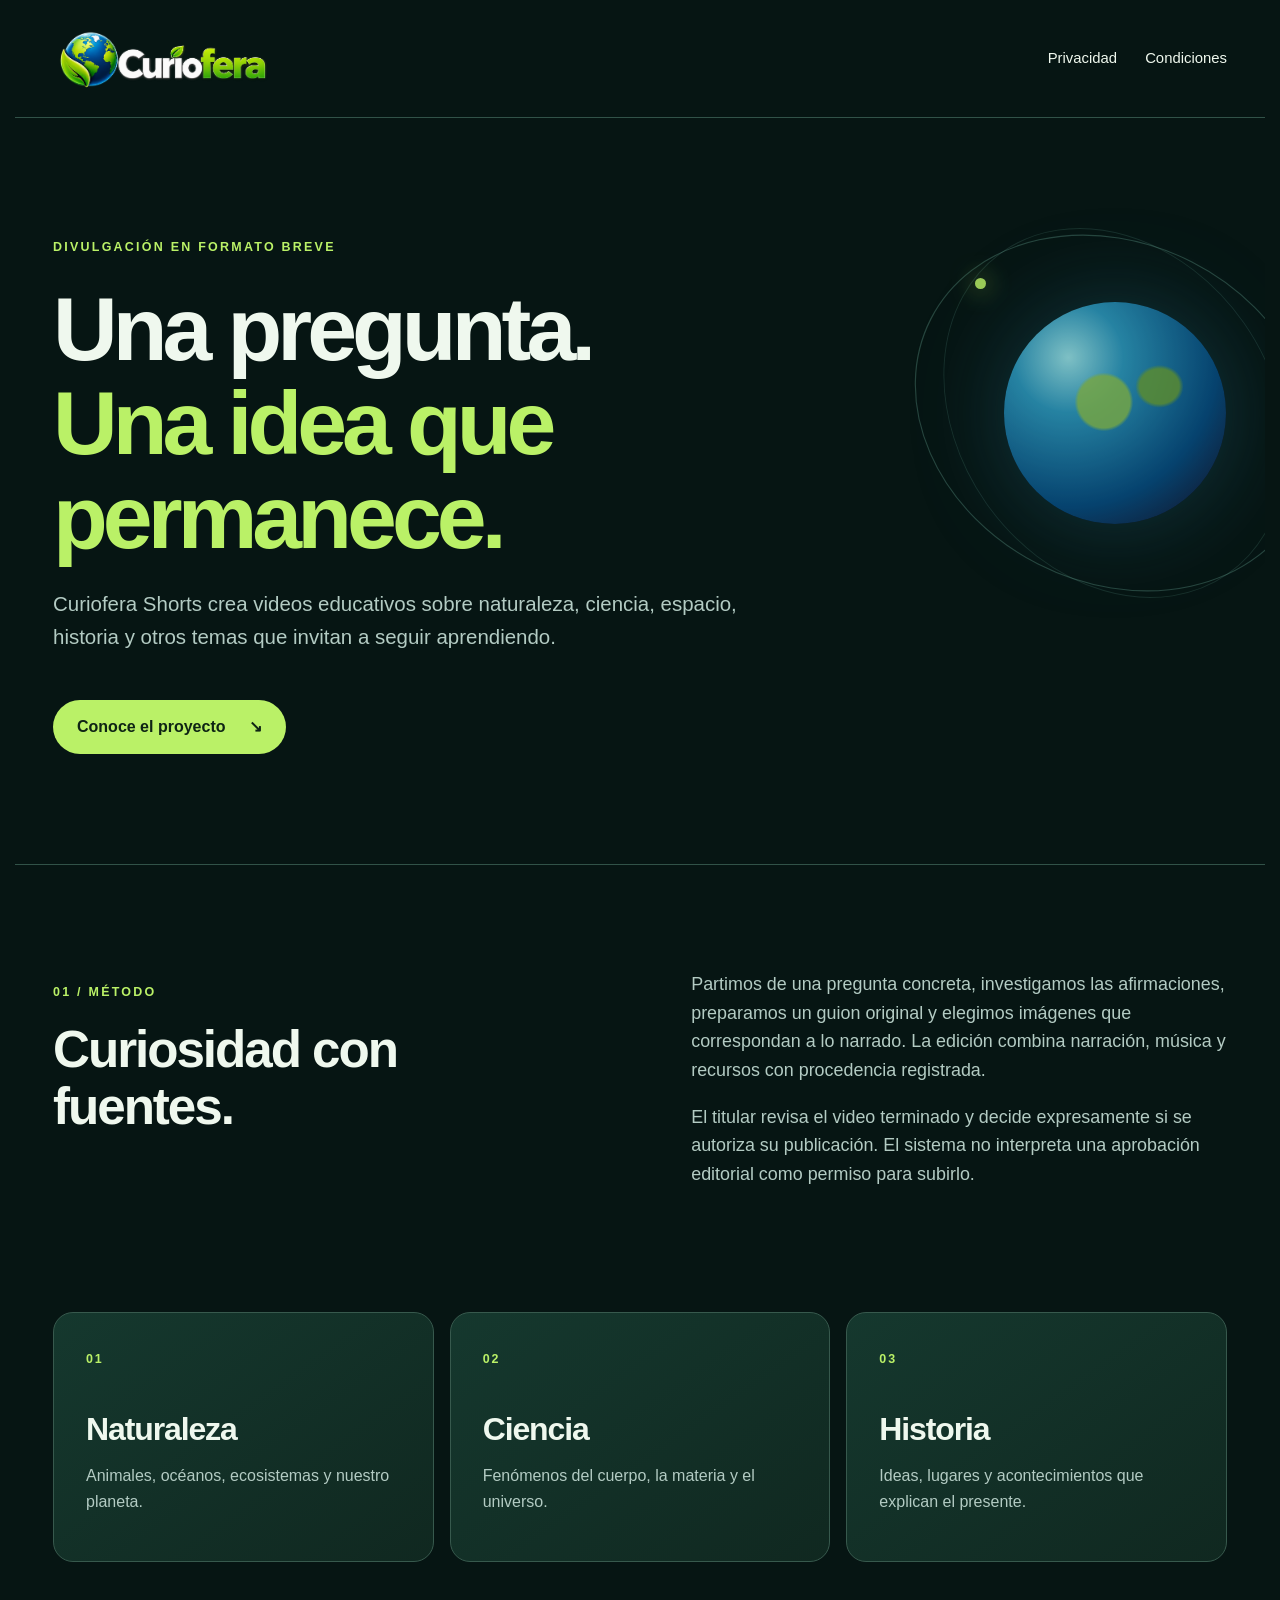
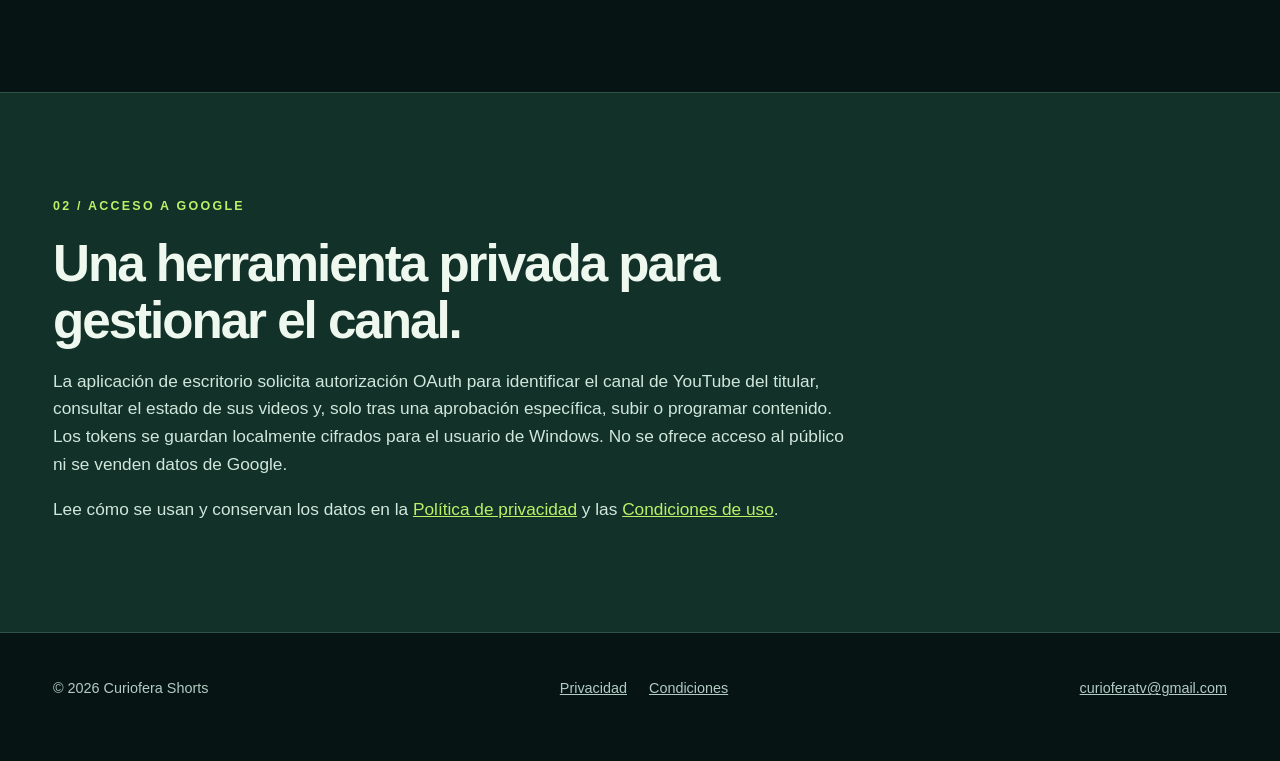
<file: index.html>
<!doctype html>
<html lang="es-419">
<head>
  <meta charset="utf-8">
  <meta name="viewport" content="width=device-width, initial-scale=1">
  <meta name="description" content="Curiofera Shorts: producción editorial de videos breves de divulgación, con publicación en YouTube sujeta a aprobación del titular.">
  <title>Curiofera Shorts — Conocimiento que despierta curiosidad</title>
  <link rel="stylesheet" href="styles.css">
</head>
<body>
  <a class="skip" href="#contenido">Ir al contenido</a>
  <header class="site-header">
    <a class="brand" href="./" aria-label="Curiofera Shorts, inicio"><img src="assets/Curiofera_Watermark.png" width="2172" height="724" alt="Curiofera"></a>
    <nav aria-label="Principal"><a href="privacy.html">Privacidad</a><a href="terms.html">Condiciones</a></nav>
  </header>
  <main id="contenido">
    <section class="hero">
      <div class="eyebrow">Divulgación en formato breve</div>
      <h1>Una pregunta.<br><em>Una idea que permanece.</em></h1>
      <p class="lead">Curiofera Shorts crea videos educativos sobre naturaleza, ciencia, espacio, historia y otros temas que invitan a seguir aprendiendo.</p>
      <a class="button" href="#como-funciona">Conoce el proyecto <span aria-hidden="true">↘</span></a>
      <div class="orbit" aria-hidden="true"><span class="planet"></span><span class="orbit-line one"></span><span class="orbit-line two"></span><span class="dot"></span></div>
    </section>
    <section class="grid-section" id="como-funciona">
      <div><p class="kicker">01 / Método</p><h2>Curiosidad con fuentes.</h2></div>
      <div class="body-copy"><p>Partimos de una pregunta concreta, investigamos las afirmaciones, preparamos un guion original y elegimos imágenes que correspondan a lo narrado. La edición combina narración, música y recursos con procedencia registrada.</p><p>El titular revisa el video terminado y decide expresamente si se autoriza su publicación. El sistema no interpreta una aprobación editorial como permiso para subirlo.</p></div>
    </section>
    <section class="cards" aria-label="Temas"><article><span>01</span><h3>Naturaleza</h3><p>Animales, océanos, ecosistemas y nuestro planeta.</p></article><article><span>02</span><h3>Ciencia</h3><p>Fenómenos del cuerpo, la materia y el universo.</p></article><article><span>03</span><h3>Historia</h3><p>Ideas, lugares y acontecimientos que explican el presente.</p></article></section>
    <section class="access"><p class="kicker">02 / Acceso a Google</p><h2>Una herramienta privada para gestionar el canal.</h2><p>La aplicación de escritorio solicita autorización OAuth para identificar el canal de YouTube del titular, consultar el estado de sus videos y, solo tras una aprobación específica, subir o programar contenido. Los tokens se guardan localmente cifrados para el usuario de Windows. No se ofrece acceso al público ni se venden datos de Google.</p><p>Lee cómo se usan y conservan los datos en la <a href="privacy.html">Política de privacidad</a> y las <a href="terms.html">Condiciones de uso</a>.</p></section>
  </main>
  <footer><span>© 2026 Curiofera Shorts</span><div><a href="privacy.html">Privacidad</a><a href="terms.html">Condiciones</a></div><a href="mailto:curioferatv@gmail.com">curioferatv@gmail.com</a></footer>
</body>
</html>
</file>
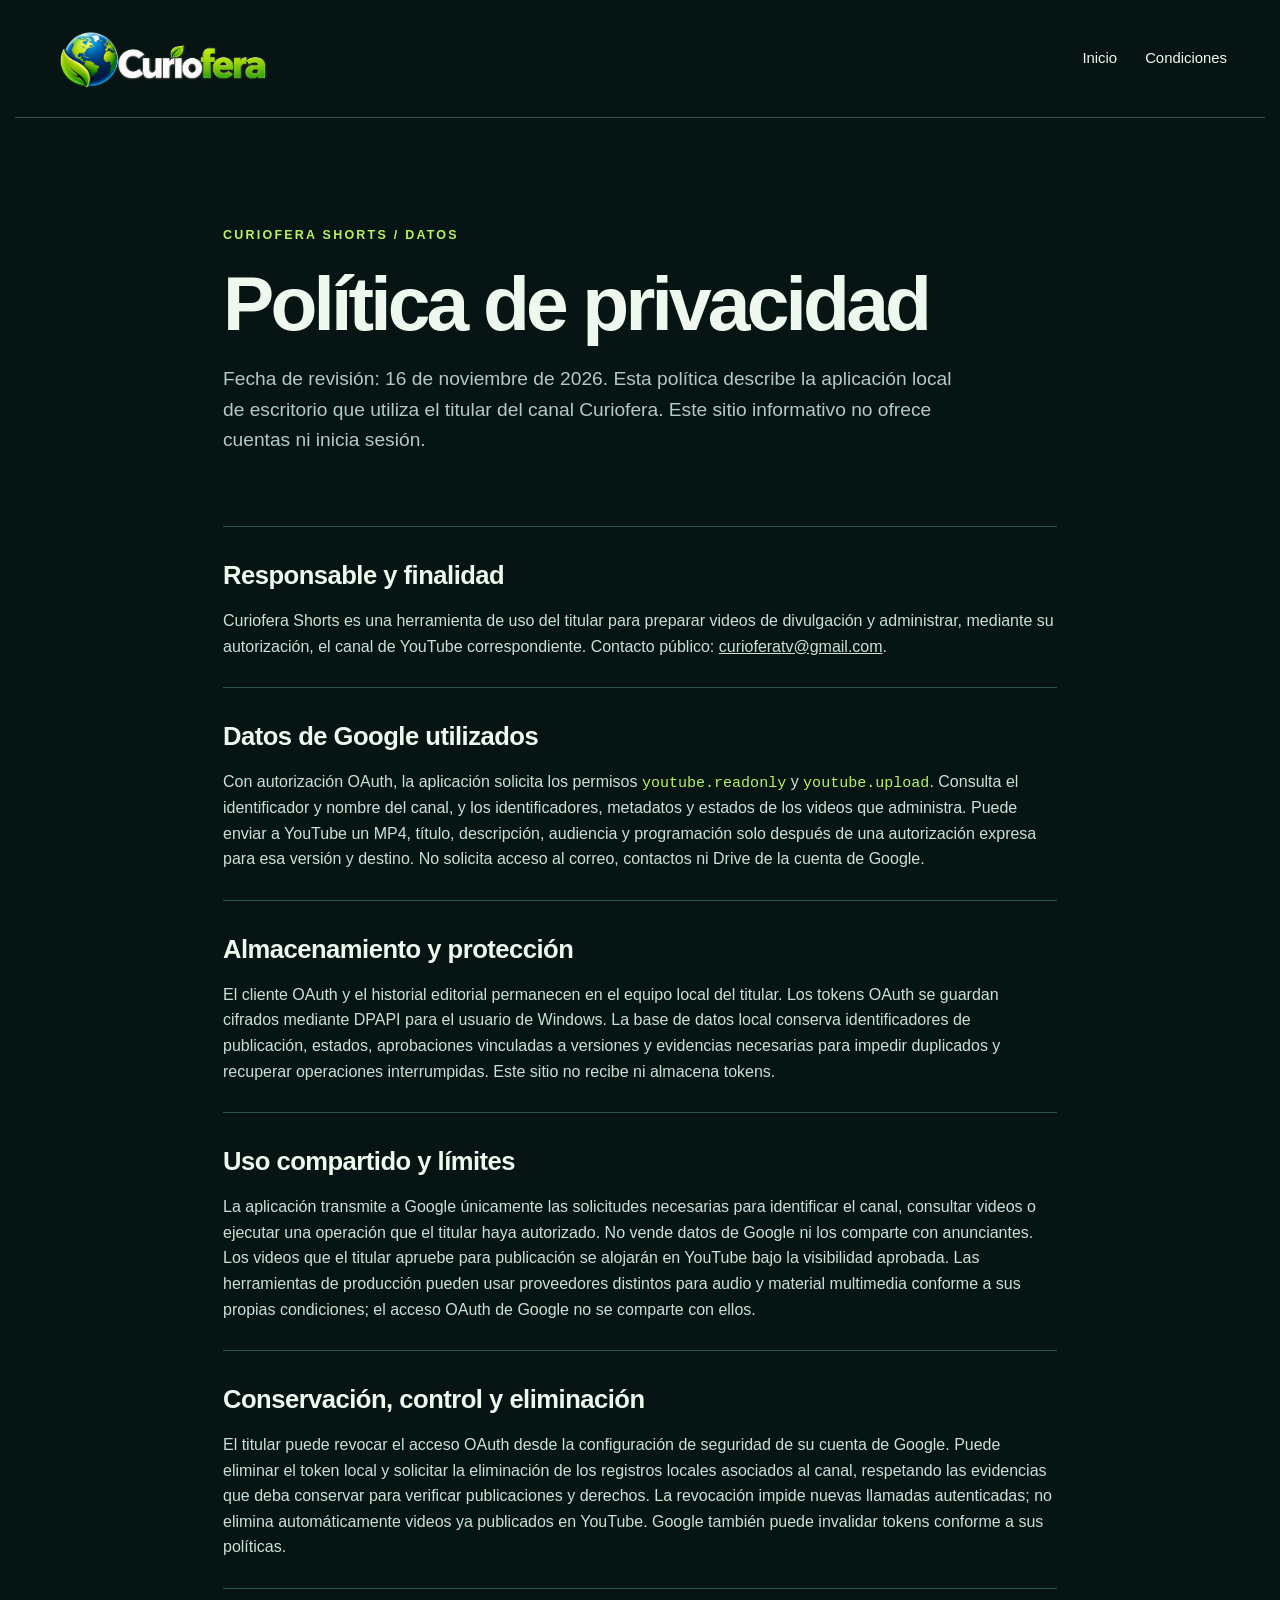
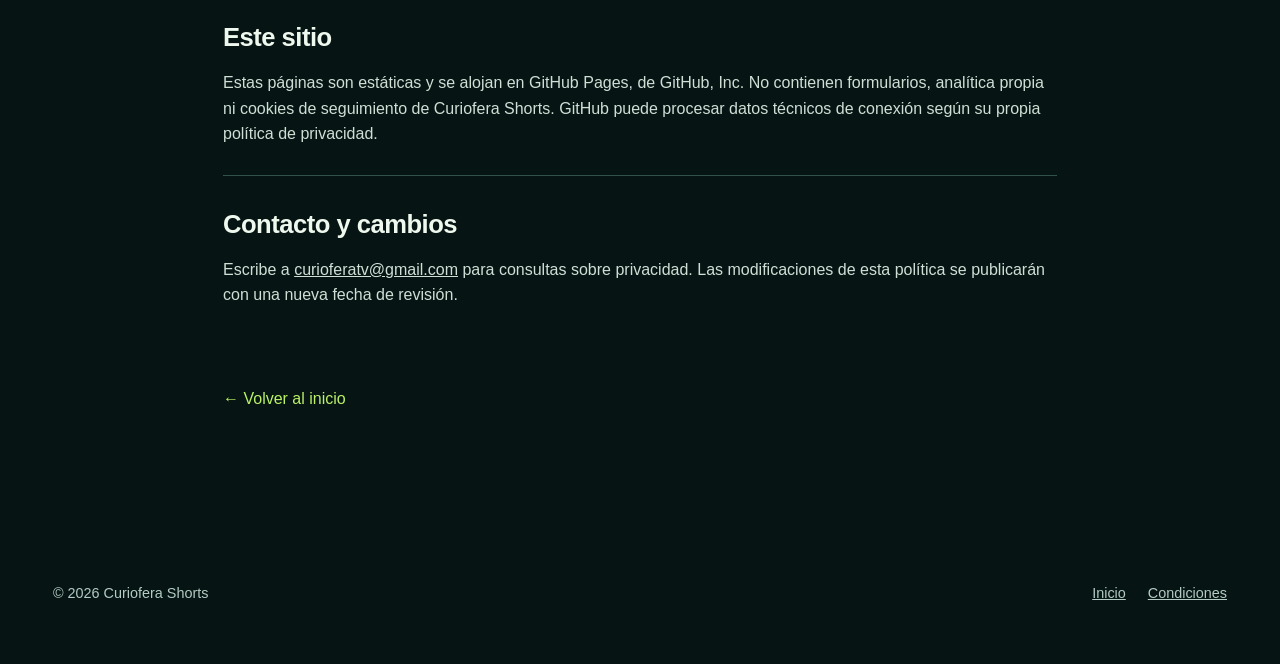
<file: privacy.html>
<!doctype html>
<html lang="es-419">
<head><meta charset="utf-8"><meta name="viewport" content="width=device-width, initial-scale=1"><meta name="description" content="Cómo Curiofera Shorts accede y protege los datos del canal de YouTube del titular."><title>Política de privacidad — Curiofera Shorts</title><link rel="stylesheet" href="styles.css"></head>
<body class="legal"><a class="skip" href="#contenido">Ir al contenido</a><header class="site-header"><a class="brand" href="./" aria-label="Curiofera Shorts, inicio"><img src="assets/Curiofera_Watermark.png" width="2172" height="724" alt="Curiofera"></a><nav aria-label="Principal"><a href="./">Inicio</a><a href="terms.html">Condiciones</a></nav></header>
<main id="contenido" class="legal-main"><p class="kicker">Curiofera Shorts / Datos</p><h1>Política de privacidad</h1><p class="legal-intro">Fecha de revisión: 16 de noviembre de 2026. Esta política describe la aplicación local de escritorio que utiliza el titular del canal Curiofera. Este sitio informativo no ofrece cuentas ni inicia sesión.</p>
<section><h2>Responsable y finalidad</h2><p>Curiofera Shorts es una herramienta de uso del titular para preparar videos de divulgación y administrar, mediante su autorización, el canal de YouTube correspondiente. Contacto público: <a href="mailto:curioferatv@gmail.com">curioferatv@gmail.com</a>.</p></section>
<section><h2>Datos de Google utilizados</h2><p>Con autorización OAuth, la aplicación solicita los permisos <code>youtube.readonly</code> y <code>youtube.upload</code>. Consulta el identificador y nombre del canal, y los identificadores, metadatos y estados de los videos que administra. Puede enviar a YouTube un MP4, título, descripción, audiencia y programación solo después de una autorización expresa para esa versión y destino. No solicita acceso al correo, contactos ni Drive de la cuenta de Google.</p></section>
<section><h2>Almacenamiento y protección</h2><p>El cliente OAuth y el historial editorial permanecen en el equipo local del titular. Los tokens OAuth se guardan cifrados mediante DPAPI para el usuario de Windows. La base de datos local conserva identificadores de publicación, estados, aprobaciones vinculadas a versiones y evidencias necesarias para impedir duplicados y recuperar operaciones interrumpidas. Este sitio no recibe ni almacena tokens.</p></section>
<section><h2>Uso compartido y límites</h2><p>La aplicación transmite a Google únicamente las solicitudes necesarias para identificar el canal, consultar videos o ejecutar una operación que el titular haya autorizado. No vende datos de Google ni los comparte con anunciantes. Los videos que el titular apruebe para publicación se alojarán en YouTube bajo la visibilidad aprobada. Las herramientas de producción pueden usar proveedores distintos para audio y material multimedia conforme a sus propias condiciones; el acceso OAuth de Google no se comparte con ellos.</p></section>
<section><h2>Conservación, control y eliminación</h2><p>El titular puede revocar el acceso OAuth desde la configuración de seguridad de su cuenta de Google. Puede eliminar el token local y solicitar la eliminación de los registros locales asociados al canal, respetando las evidencias que deba conservar para verificar publicaciones y derechos. La revocación impide nuevas llamadas autenticadas; no elimina automáticamente videos ya publicados en YouTube. Google también puede invalidar tokens conforme a sus políticas.</p></section>
<section><h2>Este sitio</h2><p>Estas páginas son estáticas y se alojan en GitHub Pages, de GitHub, Inc. No contienen formularios, analítica propia ni cookies de seguimiento de Curiofera Shorts. GitHub puede procesar datos técnicos de conexión según su propia política de privacidad.</p></section>
<section><h2>Contacto y cambios</h2><p>Escribe a <a href="mailto:curioferatv@gmail.com">curioferatv@gmail.com</a> para consultas sobre privacidad. Las modificaciones de esta política se publicarán con una nueva fecha de revisión.</p></section>
<p class="back"><a href="./">← Volver al inicio</a></p></main><footer><span>© 2026 Curiofera Shorts</span><div><a href="./">Inicio</a><a href="terms.html">Condiciones</a></div></footer></body></html>
</file>
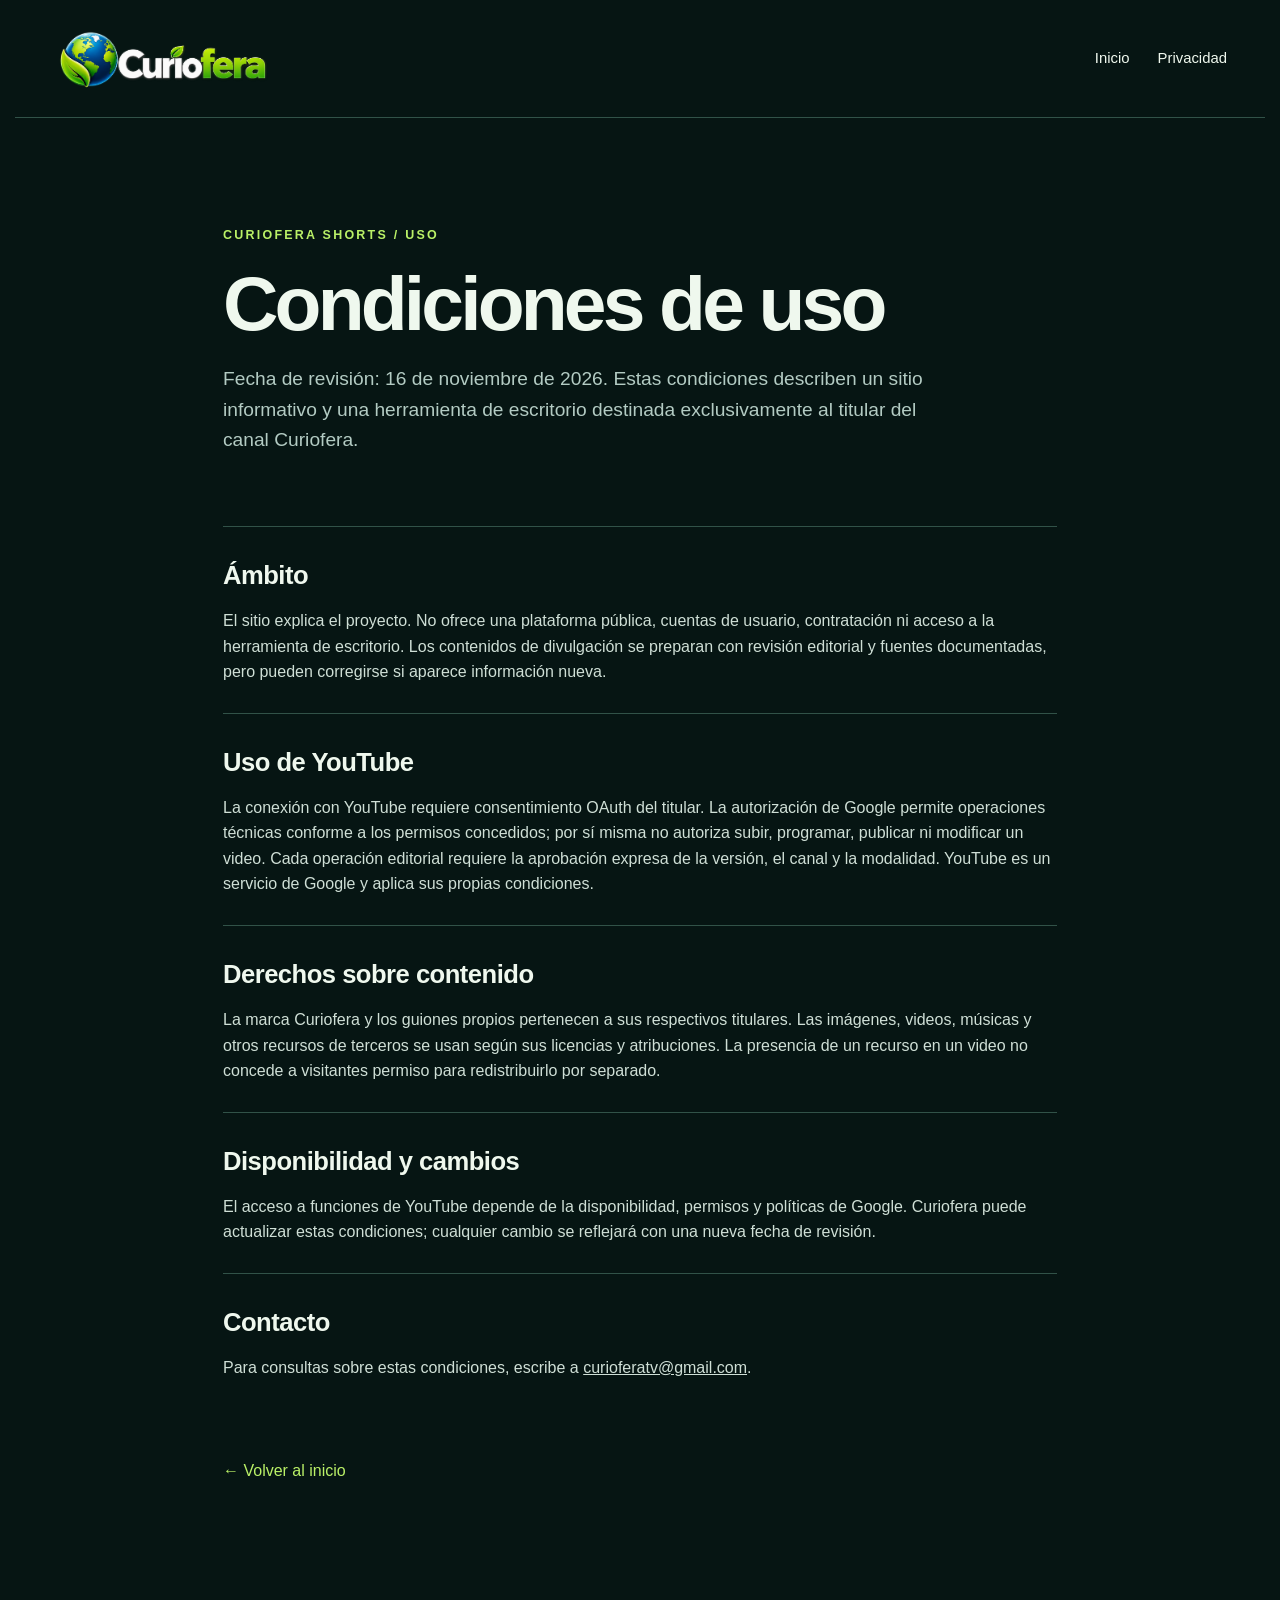
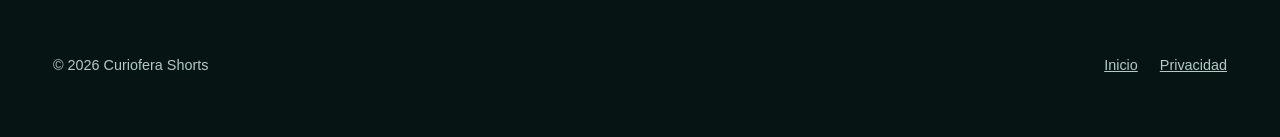
<file: terms.html>
<!doctype html>
<html lang="es-419">
<head><meta charset="utf-8"><meta name="viewport" content="width=device-width, initial-scale=1"><meta name="description" content="Condiciones de uso de la aplicación privada Curiofera Shorts y de su sitio informativo."><title>Condiciones de uso — Curiofera Shorts</title><link rel="stylesheet" href="styles.css"></head>
<body class="legal"><a class="skip" href="#contenido">Ir al contenido</a><header class="site-header"><a class="brand" href="./" aria-label="Curiofera Shorts, inicio"><img src="assets/Curiofera_Watermark.png" width="2172" height="724" alt="Curiofera"></a><nav aria-label="Principal"><a href="./">Inicio</a><a href="privacy.html">Privacidad</a></nav></header>
<main id="contenido" class="legal-main"><p class="kicker">Curiofera Shorts / Uso</p><h1>Condiciones de uso</h1><p class="legal-intro">Fecha de revisión: 16 de noviembre de 2026. Estas condiciones describen un sitio informativo y una herramienta de escritorio destinada exclusivamente al titular del canal Curiofera.</p>
<section><h2>Ámbito</h2><p>El sitio explica el proyecto. No ofrece una plataforma pública, cuentas de usuario, contratación ni acceso a la herramienta de escritorio. Los contenidos de divulgación se preparan con revisión editorial y fuentes documentadas, pero pueden corregirse si aparece información nueva.</p></section>
<section><h2>Uso de YouTube</h2><p>La conexión con YouTube requiere consentimiento OAuth del titular. La autorización de Google permite operaciones técnicas conforme a los permisos concedidos; por sí misma no autoriza subir, programar, publicar ni modificar un video. Cada operación editorial requiere la aprobación expresa de la versión, el canal y la modalidad. YouTube es un servicio de Google y aplica sus propias condiciones.</p></section>
<section><h2>Derechos sobre contenido</h2><p>La marca Curiofera y los guiones propios pertenecen a sus respectivos titulares. Las imágenes, videos, músicas y otros recursos de terceros se usan según sus licencias y atribuciones. La presencia de un recurso en un video no concede a visitantes permiso para redistribuirlo por separado.</p></section>
<section><h2>Disponibilidad y cambios</h2><p>El acceso a funciones de YouTube depende de la disponibilidad, permisos y políticas de Google. Curiofera puede actualizar estas condiciones; cualquier cambio se reflejará con una nueva fecha de revisión.</p></section>
<section><h2>Contacto</h2><p>Para consultas sobre estas condiciones, escribe a <a href="mailto:curioferatv@gmail.com">curioferatv@gmail.com</a>.</p></section>
<p class="back"><a href="./">← Volver al inicio</a></p></main><footer><span>© 2026 Curiofera Shorts</span><div><a href="./">Inicio</a><a href="privacy.html">Privacidad</a></div></footer></body></html>
</file>
<file: styles.css>
:root{color-scheme:dark;--bg:#061513;--ink:#eff8ee;--muted:#b3cbc3;--green:#baf167;--line:#315248;--panel:#102820;--blue:#2d7cab}*{box-sizing:border-box}html{scroll-behavior:smooth}body{margin:0;background:var(--bg);color:var(--ink);font-family:Segoe UI,Arial,sans-serif;line-height:1.6}a{color:inherit}a:hover,a:focus-visible{color:var(--green)}.skip{position:absolute;left:-999px;top:8px;background:var(--green);color:#102013;padding:8px 14px;z-index:3}.skip:focus{left:8px}.site-header{max-width:1250px;margin:auto;padding:22px 38px;display:flex;align-items:center;justify-content:space-between;gap:24px;border-bottom:1px solid var(--line)}.brand{display:block;width:220px;flex:none}.brand img{width:100%;height:auto;display:block}.site-header nav{display:flex;gap:28px;font-size:.93rem}.site-header nav a{text-decoration:none}.hero{max-width:1250px;margin:auto;min-height:620px;padding:120px 38px 110px;position:relative;overflow:hidden}.eyebrow,.kicker{color:var(--green);text-transform:uppercase;letter-spacing:.18em;font-size:.78rem;font-weight:700}.hero h1{font-size:clamp(3.5rem,7vw,7.2rem);line-height:1.05;letter-spacing:-.055em;max-width:940px;margin:24px 0;position:relative;z-index:1}.hero h1 em{color:var(--green);font-style:normal}.lead{font-size:clamp(1.1rem,1.6vw,1.4rem);max-width:690px;color:var(--muted);position:relative;z-index:1}.button{display:inline-flex;align-items:center;gap:24px;border-radius:100px;padding:14px 24px;margin-top:26px;background:var(--green);color:#0e2414;text-decoration:none;font-weight:700;position:relative;z-index:1}.button:hover,.button:focus-visible{color:#0e2414;background:#d8ffa0}.orbit{width:410px;height:410px;position:absolute;right:-55px;top:90px;opacity:.82}.planet{position:absolute;inset:94px;border-radius:50%;background:radial-gradient(circle at 29% 25%,#99e6ec 0,#2d9bc2 24%,#064d83 65%,#102c52 82%);box-shadow:0 0 90px #266f8b75}.planet:before{content:"";position:absolute;inset:0;border-radius:50%;background:radial-gradient(ellipse at 45% 45%,#90c74e 0 15%,transparent 17%),radial-gradient(ellipse at 70% 38%,#70a735 0 9%,transparent 11%);opacity:.82}.orbit-line{position:absolute;inset:35px;border:1px solid #7ec7b255;border-radius:50%;transform:rotate(27deg) scaleX(1.22)}.orbit-line.two{inset:8px;transform:rotate(-35deg) scaleX(.8);opacity:.55}.dot{position:absolute;width:11px;height:11px;left:65px;top:70px;background:var(--green);border-radius:50%;box-shadow:0 0 25px var(--green)}.grid-section{border-top:1px solid var(--line);max-width:1250px;margin:auto;padding:105px 38px;display:grid;grid-template-columns:1fr 1fr;gap:8vw}.grid-section h2,.access h2{font-size:clamp(2.8rem,4vw,4.8rem);line-height:1.12;letter-spacing:-.04em;margin:18px 0}.body-copy{color:var(--muted);font-size:1.12rem}.body-copy p:first-child{margin-top:0}.cards{max-width:1250px;margin:auto;padding:0 38px 130px;display:grid;grid-template-columns:repeat(3,1fr);gap:16px}.cards article{background:linear-gradient(145deg,#15382e,var(--panel));padding:32px;min-height:250px;border:1px solid #37594d;border-radius:20px}.cards span{font-size:.78rem;color:var(--green);font-weight:700;letter-spacing:.15em}.cards h3{font-size:2rem;margin:34px 0 8px;letter-spacing:-.035em}.cards p{color:var(--muted);margin:0}.access{padding:92px max(38px,calc((100vw - 1174px)/2));background:#113129;border-top:1px solid var(--line);border-bottom:1px solid var(--line)}.access h2{max-width:870px}.access p:not(.kicker){max-width:800px;font-size:1.08rem;color:#d2e7dc}.access a{color:var(--green)}footer{max-width:1250px;margin:auto;padding:44px 38px 60px;display:flex;justify-content:space-between;gap:18px;color:var(--muted);font-size:.9rem}footer div{display:flex;gap:22px}.legal-main{max-width:910px;margin:auto;padding:95px 38px 110px}.legal-main h1{font-size:clamp(3rem,6vw,5.8rem);line-height:1.08;letter-spacing:-.05em;margin:16px 0}.legal-intro{font-size:1.2rem;color:var(--muted);max-width:730px}.legal-main section{padding:28px 0;border-top:1px solid var(--line)}.legal-main section:first-of-type{margin-top:70px}.legal-main h2{font-size:1.6rem;letter-spacing:-.02em;margin:0 0 12px}.legal-main section p{margin:0;color:#cfdfd6}.legal-main code{font-family:Consolas,monospace;color:var(--green);font-size:.94em}.back{margin-top:50px}.back a{color:var(--green);text-decoration:none}@media(max-width:700px){.site-header{padding:18px 22px}.brand{width:160px}.site-header nav{gap:15px;font-size:.82rem}.hero{padding:98px 22px 85px;min-height:600px}.orbit{width:300px;height:300px;right:-145px;top:245px;opacity:.34}.grid-section{padding:72px 22px;display:block}.cards{padding:0 22px 76px;grid-template-columns:1fr}.cards article{min-height:190px}.cards h3{margin-top:18px}.access{padding:70px 22px}.legal-main{padding:75px 22px}footer{padding:36px 22px;flex-wrap:wrap}}@media(prefers-reduced-motion:reduce){html{scroll-behavior:auto}}
</file>
